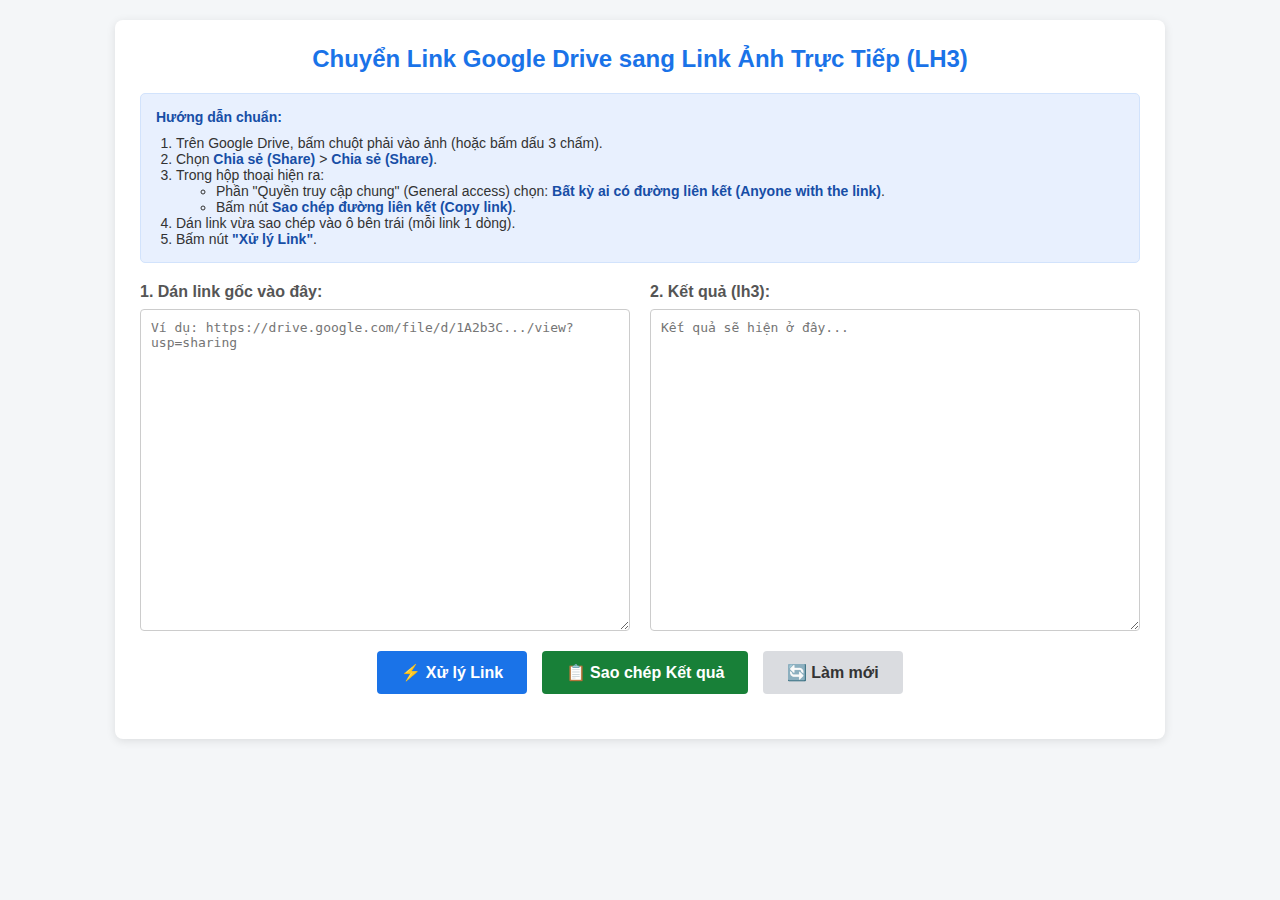
<file: chuyendoilinkdriveanh.html>
<!DOCTYPE html><html lang="vi"><head>    <meta charset="UTF-8">    <meta name="viewport" content="width=device-width, initial-scale=1.0">    <title>Tool Convert Link Drive sang LH3 (Fix Lỗi)</title>    <style>        body {            font-family: Arial, sans-serif;            background-color: #f4f6f8;            margin: 0;            padding: 20px;            color: #333;        }        .container {            max-width: 1000px;            margin: 0 auto;            background: #fff;            padding: 25px;            border-radius: 8px;            box-shadow: 0 2px 10px rgba(0,0,0,0.1);        }        h2 {            text-align: center;            color: #1a73e8;            margin-top: 0;        }        .guide-box {            background-color: #e8f0fe;            border: 1px solid #d2e3fc;            padding: 15px;            border-radius: 5px;            margin-bottom: 20px;            font-size: 14px;        }        .guide-box strong { color: #174ea6; }        .row {            display: flex;            gap: 20px;            margin-bottom: 20px;        }        .col {            flex: 1;            display: flex;            flex-direction: column;        }        label {            font-weight: bold;            margin-bottom: 8px;            color: #555;        }        textarea {            flex: 1;            min-height: 300px;            padding: 10px;            border: 1px solid #ccc;            border-radius: 4px;            font-family: monospace;            font-size: 13px;            resize: vertical;        }        textarea:focus {            outline: 2px solid #1a73e8;            border-color: transparent;        }        .actions {            text-align: center;            margin-bottom: 20px;        }        button {            padding: 12px 24px;            font-size: 16px;            border: none;            border-radius: 4px;            cursor: pointer;            font-weight: bold;            transition: 0.2s;            margin: 0 5px;        }        .btn-run { background-color: #1a73e8; color: white; }        .btn-run:hover { background-color: #1557b0; }                .btn-copy { background-color: #188038; color: white; }        .btn-copy:hover { background-color: #136b2f; }        .btn-reset { background-color: #dadce0; color: #333; }        .btn-reset:hover { background-color: #b0b3b8; }        .error-area {            display: none;            margin-top: 20px;            padding: 15px;            background-color: #fce8e6;            border: 1px solid #fad2cf;            border-radius: 4px;        }        .error-area h4 {            margin-top: 0;            color: #c5221f;        }        .error-list {            font-family: monospace;            font-size: 12px;            white-space: pre-wrap;            color: #d93025;        }                @media (max-width: 768px) {            .row { flex-direction: column; }            textarea { min-height: 200px; }        }    </style></head><body><div class="container">    <h2>Chuyển Link Google Drive sang Link Ảnh Trực Tiếp (LH3)</h2>    <div class="guide-box">        <strong>Hướng dẫn chuẩn:</strong>        <ol style="margin: 10px 0 0 20px; padding: 0;">            <li>Trên Google Drive, bấm chuột phải vào ảnh (hoặc bấm dấu 3 chấm).</li>            <li>Chọn <strong>Chia sẻ (Share)</strong> > <strong>Chia sẻ (Share)</strong>.</li>            <li>Trong hộp thoại hiện ra:                 <ul>                    <li>Phần "Quyền truy cập chung" (General access) chọn: <strong>Bất kỳ ai có đường liên kết (Anyone with the link)</strong>.</li>                    <li>Bấm nút <strong>Sao chép đường liên kết (Copy link)</strong>.</li>                </ul>            </li>            <li>Dán link vừa sao chép vào ô bên trái (mỗi link 1 dòng).</li>            <li>Bấm nút <strong>"Xử lý Link"</strong>.</li>        </ol>    </div>    <div class="row">        <div class="col">            <label>1. Dán link gốc vào đây:</label>            <textarea id="inputData" placeholder="Ví dụ: https://drive.google.com/file/d/1A2b3C.../view?usp=sharing"></textarea>        </div>        <div class="col">            <label>2. Kết quả (lh3):</label>            <textarea id="outputData" readonly placeholder="Kết quả sẽ hiện ở đây..."></textarea>        </div>    </div>    <div class="actions">        <button class="btn-run" onclick="convertLinks()">⚡ Xử lý Link</button>        <button class="btn-copy" onclick="copyResult()">📋 Sao chép Kết quả</button>        <button class="btn-reset" onclick="resetForm()">🔄 Làm mới</button>    </div>    <div id="errorBox" class="error-area">        <h4>⚠️ Các dòng bị lỗi (Không tìm thấy ID ảnh):</h4>        <div id="errorContent" class="error-list"></div>    </div></div><script>    function convertLinks() {        // Lấy dữ liệu đầu vào        const input = document.getElementById('inputData').value;                // Kiểm tra nếu trống        if (!input.trim()) {            alert("Bạn chưa dán link nào vào ô nhập liệu!");            return;        }        const lines = input.split('\n');        let results = [];        let errors = [];        // Regex bắt ID chuẩn xác hơn        // Logic: Tìm chuỗi nằm sau "/file/d/" HOẶC "id="        // [a-zA-Z0-9_-]+ là định dạng ID của Google (chữ, số, gạch ngang, gạch dưới)        const regexFile = /\/file\/d\/([a-zA-Z0-9_-]+)/;         const regexId = /id=([a-zA-Z0-9_-]+)/;        lines.forEach((line) => {            const cleanLine = line.trim();            if (!cleanLine) return; // Bỏ qua dòng trống            let extractedId = null;            // Thử cách 1: Link dạng .../file/d/ID...            let match = cleanLine.match(regexFile);            if (match && match[1]) {                extractedId = match[1];            }             // Thử cách 2: Link dạng ...id=ID...            else {                match = cleanLine.match(regexId);                if (match && match[1]) {                    extractedId = match[1];                }            }            if (extractedId) {                // Tạo link lh3                results.push(`https://lh3.googleusercontent.com/d/${extractedId}`);            } else {                // Không tìm thấy ID -> Lỗi                errors.push(cleanLine);            }        });        // Xuất kết quả        document.getElementById('outputData').value = results.join('\n');        // Xử lý báo lỗi        const errorBox = document.getElementById('errorBox');        const errorContent = document.getElementById('errorContent');        if (errors.length > 0) {            errorBox.style.display = 'block';            errorContent.textContent = errors.join('\n');        } else {            errorBox.style.display = 'none';            errorContent.textContent = '';        }    }    function copyResult() {        const output = document.getElementById('outputData');        if (!output.value) {            alert("Chưa có kết quả để sao chép!");            return;        }                output.select();        output.setSelectionRange(0, 99999); // Hỗ trợ mobile                navigator.clipboard.writeText(output.value)            .then(() => alert("Đã sao chép " + output.value.split('\n').length + " link thành công!"))            .catch(err => alert("Lỗi sao chép: " + err));    }    function resetForm() {        document.getElementById('inputData').value = '';        document.getElementById('outputData').value = '';        document.getElementById('errorBox').style.display = 'none';        document.getElementById('inputData').focus();    }</script></body></html>
</file>
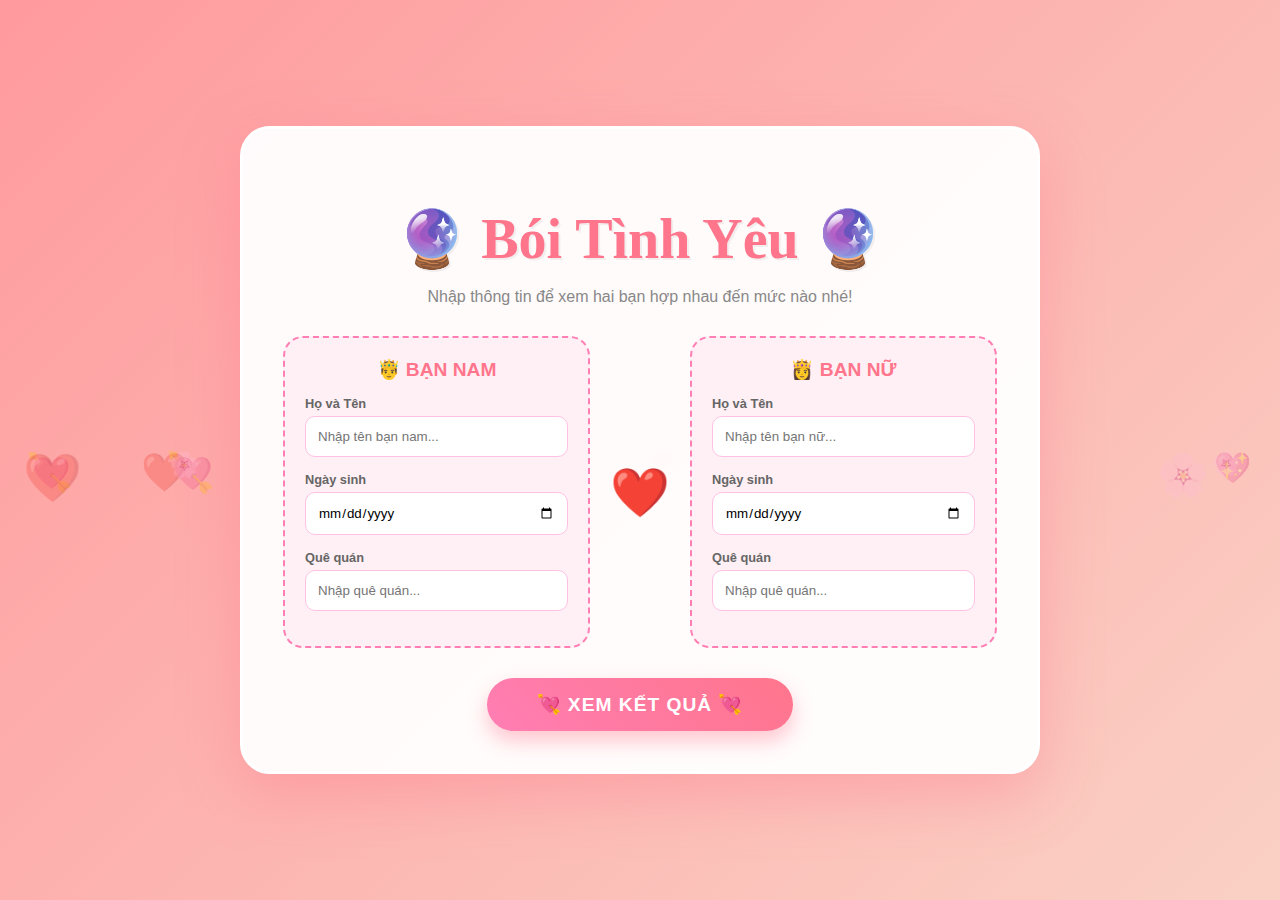
<file: lovetest.html>
<!DOCTYPE html>
<html lang="vi">
<head>
    <meta charset="UTF-8">
    <meta name="viewport" content="width=device-width, initial-scale=1.0">
    <title>Kiểm Tra Tình Yêu Đích Thực</title>
    <!-- Fonts: Montserrat (Hiện đại) & Dancing Script (Lãng mạn) -->
    <link href="https://fonts.googleapis.com/css2?family=Dancing+Script:wght@700&family=Montserrat:wght@400;600;800&display=swap" rel="stylesheet">
    <!-- Thư viện hiệu ứng pháo giấy -->
    <script src="https://cdn.jsdelivr.net/npm/canvas-confetti@1.6.0/dist/confetti.browser.min.js"></script>

    <style>
        :root {
            --pink-main: #ff7eb3;
            --pink-dark: #ff758c;
            --pink-light: #ffd1ff;
            --white: #ffffff;
        }

        * { box-sizing: border-box; }

        body {
            margin: 0;
            padding: 0;
            font-family: 'Montserrat', sans-serif;
            background: linear-gradient(135deg, #ff9a9e 0%, #fad0c4 99%, #fad0c4 100%);
            min-height: 100vh;
            display: flex;
            justify-content: center;
            align-items: center;
            overflow-x: hidden;
            position: relative;
        }

        /* Hiệu ứng tim bay nền */
        .bg-heart {
            position: absolute;
            color: rgba(255, 255, 255, 0.3);
            font-size: 2rem;
            animation: floatUp 10s linear infinite;
            z-index: 0;
        }

        @keyframes floatUp {
            0% { transform: translateY(100vh) scale(0.5); opacity: 0; }
            50% { opacity: 1; }
            100% { transform: translateY(-10vh) scale(1.5); opacity: 0; }
        }

        /* Container chính */
        .love-card {
            background: rgba(255, 255, 255, 0.95);
            padding: 40px;
            border-radius: 30px;
            box-shadow: 0 20px 60px rgba(255, 117, 140, 0.4);
            width: 90%;
            max-width: 800px;
            text-align: center;
            position: relative;
            z-index: 1;
            border: 3px solid #fff;
        }

        h1 {
            font-family: 'Dancing Script', cursive;
            font-size: 3.5rem;
            color: var(--pink-dark);
            margin-bottom: 10px;
            text-shadow: 2px 2px 0px rgba(0,0,0,0.05);
        }

        .subtitle {
            color: #888;
            margin-bottom: 30px;
            font-size: 1rem;
        }

        /* Layout 2 cột Nam - Nữ */
        .couple-container {
            display: flex;
            justify-content: space-between;
            align-items: center;
            gap: 20px;
            margin-bottom: 30px;
        }

        @media (max-width: 768px) {
            .couple-container {
                flex-direction: column;
            }
        }

        .person-box {
            flex: 1;
            background: #fff0f5;
            padding: 20px;
            border-radius: 20px;
            border: 2px dashed var(--pink-main);
            width: 100%;
        }

        .person-title {
            font-size: 1.2rem;
            font-weight: 800;
            color: var(--pink-dark);
            margin-bottom: 15px;
            text-transform: uppercase;
        }

        .heart-divider {
            font-size: 3rem;
            color: var(--pink-dark);
            animation: heartbeat 1.5s infinite;
        }

        @keyframes heartbeat {
            0% { transform: scale(1); }
            15% { transform: scale(1.3); }
            30% { transform: scale(1); }
            45% { transform: scale(1.3); }
            60% { transform: scale(1); }
        }

        /* Input Styles */
        .form-group {
            margin-bottom: 15px;
            text-align: left;
        }

        label {
            display: block;
            font-size: 0.8rem;
            font-weight: 600;
            color: #666;
            margin-bottom: 5px;
        }

        input {
            width: 100%;
            padding: 12px;
            border: 1px solid #ffc1e3;
            border-radius: 10px;
            font-family: 'Montserrat', sans-serif;
            transition: 0.3s;
            background: #fff;
        }

        input:focus {
            outline: none;
            border-color: var(--pink-dark);
            box-shadow: 0 0 10px rgba(255, 117, 140, 0.2);
        }

        /* Button */
        .btn-calc {
            background: linear-gradient(45deg, #ff7eb3, #ff758c);
            color: white;
            border: none;
            padding: 15px 50px;
            font-size: 1.2rem;
            font-weight: 800;
            border-radius: 50px;
            cursor: pointer;
            transition: 0.3s;
            box-shadow: 0 10px 20px rgba(255, 117, 140, 0.4);
            font-family: 'Montserrat', sans-serif;
            text-transform: uppercase;
            letter-spacing: 1px;
        }

        .btn-calc:hover {
            transform: translateY(-5px);
            box-shadow: 0 15px 30px rgba(255, 117, 140, 0.6);
        }

        /* Result Area */
        #result-area {
            display: none;
            margin-top: 30px;
            animation: popIn 0.5s ease;
        }

        @keyframes popIn {
            0% { transform: scale(0.5); opacity: 0; }
            100% { transform: scale(1); opacity: 1; }
        }

        .score-circle {
            width: 150px;
            height: 150px;
            background: white;
            border: 5px solid var(--pink-dark);
            border-radius: 50%;
            display: flex;
            justify-content: center;
            align-items: center;
            margin: 0 auto 20px;
            font-size: 3rem;
            font-weight: 900;
            color: var(--pink-dark);
            box-shadow: 0 0 30px rgba(255, 117, 140, 0.5);
        }

        .final-msg {
            font-size: 1.5rem;
            font-weight: 700;
            color: #333;
            margin-bottom: 10px;
        }

        .lam-quoc-minh-msg {
            background: #fff0f5;
            color: var(--pink-dark);
            padding: 15px;
            border-radius: 15px;
            font-weight: 600;
            font-size: 1.1rem;
            border: 2px dashed var(--pink-dark);
            display: inline-block;
            margin-top: 10px;
            line-height: 1.6;
        }

        .highlight-name {
            font-weight: 900;
            font-size: 1.3rem;
            text-transform: uppercase;
            text-decoration: underline;
        }

    </style>
</head>
<body>

    <!-- Nền tim bay -->
    <div id="bg-hearts"></div>

    <div class="love-card">
        <h1>🔮 Bói Tình Yêu 🔮</h1>
        <p class="subtitle">Nhập thông tin để xem hai bạn hợp nhau đến mức nào nhé!</p>

        <div class="couple-container">
            <!-- Bạn Nam -->
            <div class="person-box">
                <div class="person-title">🤴 Bạn Nam</div>
                <div class="form-group">
                    <label>Họ và Tên</label>
                    <input type="text" id="maleName" placeholder="Nhập tên bạn nam...">
                </div>
                <div class="form-group">
                    <label>Ngày sinh</label>
                    <input type="date" id="maleDob">
                </div>
                <div class="form-group">
                    <label>Quê quán</label>
                    <input type="text" id="maleHome" placeholder="Nhập quê quán...">
                </div>
            </div>

            <!-- Trái tim ở giữa -->
            <div class="heart-divider">❤️</div>

            <!-- Bạn Nữ -->
            <div class="person-box">
                <div class="person-title">👸 Bạn Nữ</div>
                <div class="form-group">
                    <label>Họ và Tên</label>
                    <input type="text" id="femaleName" placeholder="Nhập tên bạn nữ...">
                </div>
                <div class="form-group">
                    <label>Ngày sinh</label>
                    <input type="date" id="femaleDob">
                </div>
                <div class="form-group">
                    <label>Quê quán</label>
                    <input type="text" id="femaleHome" placeholder="Nhập quê quán...">
                </div>
            </div>
        </div>

        <button class="btn-calc" onclick="calculateLove()">💘 Xem Kết Quả 💘</button>

        <!-- Khu vực hiển thị kết quả -->
        <div id="result-area">
            <div class="score-circle" id="scoreValue">0%</div>
            <div class="final-msg" id="congratsMsg"></div>
            <div class="lam-quoc-minh-msg">
                💌 Nếu hai bạn có tổ chức đám cưới, đừng quên mời <span class="highlight-name">Lâm Quốc Minh</span> tham dự để chúc phúc nhé! 🎉
            </div>
        </div>
    </div>

    <script>
        // Tạo hiệu ứng nền tim bay
        function createHearts() {
            const bg = document.getElementById('bg-hearts');
            const hearts = ['❤️', '💖', '💕', '💘', '🌸'];
            for(let i = 0; i < 20; i++) {
                const el = document.createElement('div');
                el.className = 'bg-heart';
                el.innerText = hearts[Math.floor(Math.random() * hearts.length)];
                el.style.left = Math.random() * 100 + 'vw';
                el.style.animationDuration = (Math.random() * 5 + 5) + 's';
                el.style.fontSize = (Math.random() * 2 + 1) + 'rem';
                bg.appendChild(el);
            }
        }
        createHearts();

        // Hàm tính toán (Giả vờ tính nhưng luôn ra 100%)
        function calculateLove() {
            const mName = document.getElementById('maleName').value;
            const fName = document.getElementById('femaleName').value;

            if(!mName || !fName) {
                alert("Vui lòng nhập tên của cả hai bạn nhé!");
                return;
            }

            // Ẩn nút bấm để tạo cảm giác đang xử lý
            const btn = document.querySelector('.btn-calc');
            btn.innerText = "Đang phân tích...";
            btn.disabled = true;
            btn.style.opacity = "0.7";

            // Giả lập thời gian chờ 2 giây
            setTimeout(() => {
                document.getElementById('result-area').style.display = 'block';
                
                // Hiệu ứng chạy số từ 0% lên 100%
                let percentage = 0;
                const scoreEl = document.getElementById('scoreValue');
                
                const interval = setInterval(() => {
                    percentage++;
                    scoreEl.innerText = percentage + "%";
                    if(percentage >= 100) {
                        clearInterval(interval);
                        showFinalResult(mName, fName);
                    }
                }, 15); // Tốc độ chạy số

            }, 1000);
        }

        function showFinalResult(mName, fName) {
            // Hiển thị lời chúc
            document.getElementById('congratsMsg').innerText = `Chúc mừng! ${mName} và ${fName} là cặp đôi hoàn hảo!`;
            
            // Bắn pháo hoa ăn mừng
            confetti({
                particleCount: 150,
                spread: 70,
                origin: { y: 0.6 },
                colors: ['#ff7eb3', '#ff758c', '#ffffff']
            });

            // Reset nút bấm
            const btn = document.querySelector('.btn-calc');
            btn.innerText = "💘 Xem Kết Quả 💘";
            btn.disabled = false;
            btn.style.opacity = "1";
            
            // Cuộn xuống kết quả
            document.getElementById('result-area').scrollIntoView({ behavior: 'smooth' });
        }
    </script>

</body>
</html>
</file>
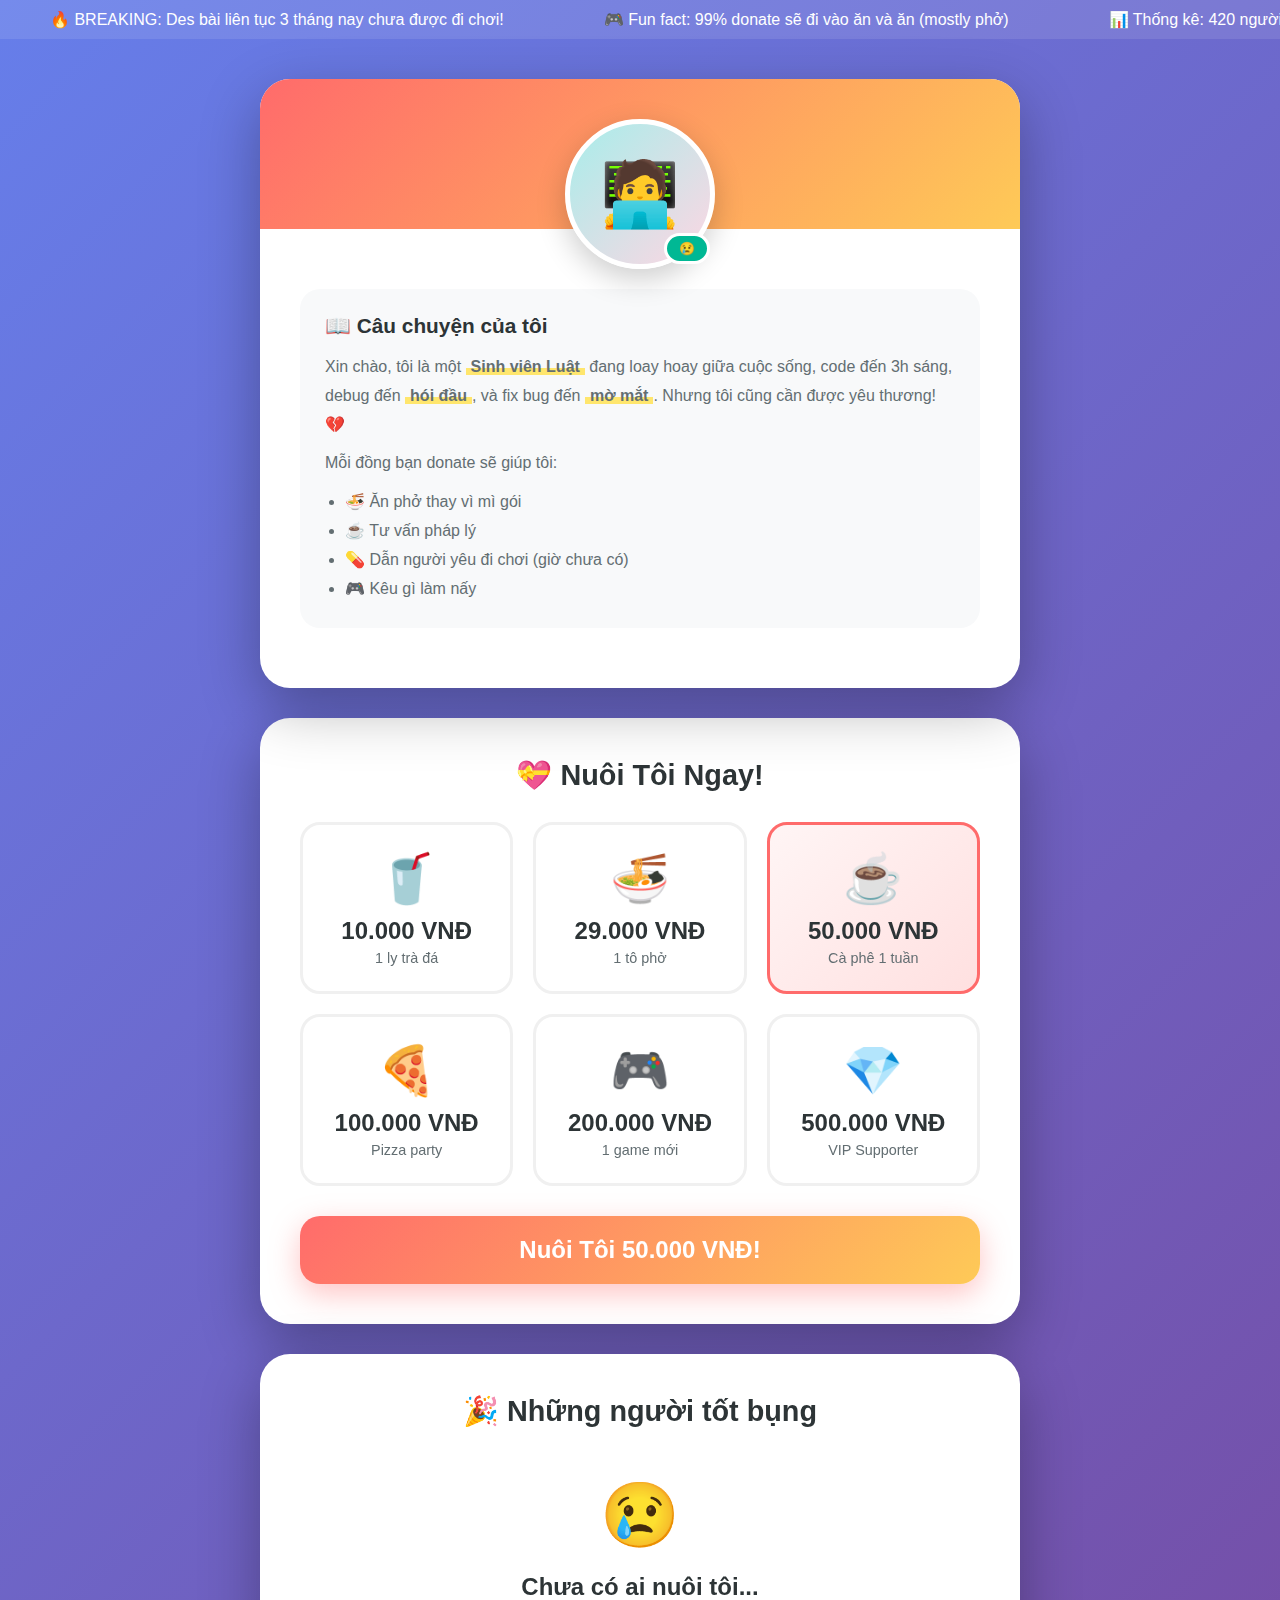
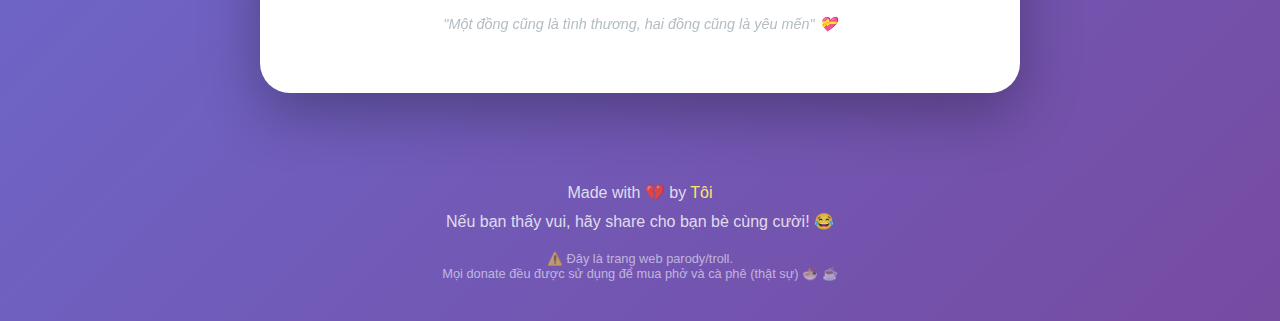
<file: nuoitoi.html>
<!DOCTYPE html>
<html lang="vi">
<head>
    <meta charset="UTF-8">
    <meta name="viewport" content="width=device-width, initial-scale=1.0">
    <title>Nuôi Tôi 🍜</title>
    <link rel="preconnect" href="https://fonts.googleapis.com">
    <link rel="preconnect" href="https://fonts.gstatic.com" crossorigin>
    <link href="https://fonts.googleapis.com/css2?family=Quicksand:wght@400;500;600;700&display=swap" rel="stylesheet">
    <style>
        * {
            margin: 0;
            padding: 0;
            box-sizing: border-box;
        }

        :root {
            --primary: #ff6b6b;
            --secondary: #4ecdc4;
            --accent: #ffe66d;
            --dark: #2d3436;
            --light: #f9f9f9;
            --gradient: linear-gradient(135deg, #ff6b6b 0%, #feca57 100%);
        }

        body {
            font-family: 'Quicksand', sans-serif;
            background: linear-gradient(135deg, #667eea 0%, #764ba2 100%);
            min-height: 100vh;
            overflow-x: hidden;
        }

        /* Floating elements */
        .floating-emoji {
            position: fixed;
            font-size: 2rem;
            animation: float 15s infinite linear;
            opacity: 0;
            pointer-events: none;
            z-index: 0;
        }

        @keyframes float {
            0% {
                opacity: 0;
                transform: translateY(100vh) rotate(0deg);
            }
            1% {
                opacity: 0.6;
            }
            100% {
                opacity: 0.6;
                transform: translateY(-100vh) rotate(360deg);
            }
        }

        /* Header */
        .header {
            text-align: center;
            padding: 40px 20px;
            position: relative;
            z-index: 1;
        }

        .logo {
            font-size: 4rem;
            margin-bottom: 10px;
            animation: bounce 2s infinite;
        }

        @keyframes bounce {
            0%, 100% { transform: translateY(0); }
            50% { transform: translateY(-20px); }
        }

        .title {
            font-size: 3.5rem;
            font-weight: 700;
            color: white;
            text-shadow: 3px 3px 0 var(--primary), 6px 6px 0 rgba(0,0,0,0.1);
            margin-bottom: 10px;
        }

        .subtitle {
            font-size: 1.3rem;
            color: rgba(255,255,255,0.9);
            font-weight: 500;
        }

        .strike {
            text-decoration: line-through;
            opacity: 0.7;
        }

        /* Main container */
        .container {
            max-width: 800px;
            margin: 0 auto;
            padding: 20px;
            position: relative;
            z-index: 1;
        }

        /* Profile card */
        .profile-card {
            background: white;
            border-radius: 30px;
            padding: 40px;
            box-shadow: 0 20px 60px rgba(0,0,0,0.3);
            margin-bottom: 30px;
            position: relative;
            overflow: hidden;
        }

        .profile-card::before {
            content: '';
            position: absolute;
            top: 0;
            left: 0;
            right: 0;
            height: 150px;
            background: var(--gradient);
        }

        .avatar-container {
            position: relative;
            width: 150px;
            height: 150px;
            margin: 0 auto 20px;
            z-index: 1;
        }

        .avatar {
            width: 150px;
            height: 150px;
            border-radius: 50%;
            border: 5px solid white;
            box-shadow: 0 10px 30px rgba(0,0,0,0.2);
            object-fit: cover;
            background: linear-gradient(135deg, #a8edea 0%, #fed6e3 100%);
            display: flex;
            align-items: center;
            justify-content: center;
            font-size: 4rem;
        }

        .status-badge {
            position: absolute;
            bottom: 5px;
            right: 5px;
            background: #00b894;
            color: white;
            padding: 5px 12px;
            border-radius: 20px;
            font-size: 0.8rem;
            font-weight: 600;
            border: 3px solid white;
        }

        .profile-name {
            font-size: 2rem;
            font-weight: 700;
            color: var(--dark);
            text-align: center;
            margin-bottom: 5px;
        }

        .profile-tagline {
            text-align: center;
            color: #636e72;
            font-size: 1.1rem;
            margin-bottom: 20px;
        }

        .stats {
            display: flex;
            justify-content: center;
            gap: 40px;
            margin: 30px 0;
            flex-wrap: wrap;
        }

        .stat-item {
            text-align: center;
        }

        .stat-number {
            font-size: 2rem;
            font-weight: 700;
            color: var(--primary);
        }

        .stat-label {
            color: #636e72;
            font-size: 0.9rem;
        }

        /* Story section */
        .story-section {
            background: #f8f9fa;
            border-radius: 20px;
            padding: 25px;
            margin: 20px 0;
        }

        .story-title {
            font-size: 1.3rem;
            font-weight: 700;
            color: var(--dark);
            margin-bottom: 15px;
            display: flex;
            align-items: center;
            gap: 10px;
        }

        .story-content {
            color: #636e72;
            line-height: 1.8;
            font-size: 1rem;
        }

        .story-content p {
            margin-bottom: 10px;
        }

        .highlight {
            background: linear-gradient(180deg, transparent 60%, var(--accent) 60%);
            padding: 0 5px;
            font-weight: 600;
        }

        /* Goals */
        .goals-section {
            margin: 30px 0;
        }

        .goal-item {
            display: flex;
            align-items: center;
            gap: 15px;
            padding: 15px;
            background: white;
            border-radius: 15px;
            margin-bottom: 10px;
            box-shadow: 0 2px 10px rgba(0,0,0,0.05);
            transition: transform 0.3s;
        }

        .goal-item:hover {
            transform: translateX(10px);
        }

        .goal-icon {
            font-size: 2rem;
        }

        .goal-text {
            flex: 1;
        }

        .goal-title {
            font-weight: 600;
            color: var(--dark);
        }

        .goal-desc {
            font-size: 0.9rem;
            color: #636e72;
        }

        /* Donation options */
        .donation-section {
            background: white;
            border-radius: 30px;
            padding: 40px;
            box-shadow: 0 20px 60px rgba(0,0,0,0.3);
            margin-bottom: 30px;
        }

        .section-title {
            font-size: 1.8rem;
            font-weight: 700;
            color: var(--dark);
            text-align: center;
            margin-bottom: 30px;
        }

        .donation-grid {
            display: grid;
            grid-template-columns: repeat(auto-fit, minmax(200px, 1fr));
            gap: 20px;
            margin-bottom: 30px;
        }

        .donation-card {
            border-radius: 20px;
            padding: 25px;
            text-align: center;
            cursor: pointer;
            transition: all 0.3s;
            border: 3px solid #f0f0f0;
        }

        .donation-card:hover {
            transform: translateY(-5px);
            box-shadow: 0 10px 30px rgba(0,0,0,0.2);
        }

        .donation-card.selected {
            border-color: var(--primary);
            background: linear-gradient(135deg, #fff5f5 0%, #ffe0e0 100%);
        }

        .donation-emoji {
            font-size: 3rem;
            margin-bottom: 10px;
        }

        .donation-amount {
            font-size: 1.5rem;
            font-weight: 700;
            color: var(--dark);
        }

        .donation-desc {
            font-size: 0.9rem;
            color: #636e72;
            margin-top: 5px;
        }

        .currency {
            font-size: 1.2rem;
            font-weight: 600;
            color: #636e72;
        }

        /* Donate button */
        .donate-btn {
            width: 100%;
            padding: 20px;
            background: var(--gradient);
            border: none;
            border-radius: 20px;
            color: white;
            font-size: 1.5rem;
            font-weight: 700;
            font-family: inherit;
            cursor: pointer;
            transition: all 0.3s;
            box-shadow: 0 10px 30px rgba(255, 107, 107, 0.4);
            animation: donatePulse 2s ease-in-out infinite;
            position: relative;
            overflow: hidden;
        }

        .donate-btn::before {
            content: '';
            position: absolute;
            top: 50%;
            left: 50%;
            width: 0;
            height: 0;
            border-radius: 50%;
            background: rgba(255, 255, 255, 0.3);
            transform: translate(-50%, -50%);
            transition: width 0.6s, height 0.6s;
        }

        .donate-btn:hover::before {
            width: 300px;
            height: 300px;
        }

        .donate-btn:hover {
            transform: translateY(-3px);
            box-shadow: 0 15px 40px rgba(255, 107, 107, 0.5);
            animation: donatePulse 1s ease-in-out infinite;
        }

        .donate-btn:active {
            transform: translateY(0);
        }

        .donate-btn:disabled {
            opacity: 0.7;
            cursor: not-allowed;
            animation: none;
        }

        @keyframes donatePulse {
            0% {
                transform: scale(1);
                box-shadow: 0 10px 30px rgba(255, 107, 107, 0.4);
            }
            50% {
                transform: scale(1.02);
                box-shadow: 0 15px 40px rgba(255, 107, 107, 0.6), 0 0 0 10px rgba(255, 107, 107, 0.1);
            }
            100% {
                transform: scale(1);
                box-shadow: 0 10px 30px rgba(255, 107, 107, 0.4);
            }
        }

        /* Recent donations */
        .recent-donations {
            background: white;
            border-radius: 30px;
            padding: 40px;
            box-shadow: 0 20px 60px rgba(0,0,0,0.3);
            margin-bottom: 30px;
        }

        .donation-list {
            max-height: 400px;
            overflow-y: auto;
        }

        .donation-item {
            display: flex;
            align-items: center;
            gap: 15px;
            padding: 15px;
            border-bottom: 1px solid #f0f0f0;
            animation: slideIn 0.5s ease;
        }

        @keyframes slideIn {
            from {
                opacity: 0;
                transform: translateX(-20px);
            }
            to {
                opacity: 1;
                transform: translateX(0);
            }
        }

        .donation-item:last-child {
            border-bottom: none;
        }

        .donor-avatar {
            width: 50px;
            height: 50px;
            border-radius: 50%;
            background: var(--gradient);
            display: flex;
            align-items: center;
            justify-content: center;
            font-size: 1.5rem;
        }

        .donor-info {
            flex: 1;
        }

        .donor-name {
            font-weight: 600;
            color: var(--dark);
        }

        .donor-message {
            font-size: 0.9rem;
            color: #636e72;
        }

        .donor-amount {
            font-weight: 700;
            color: var(--primary);
            font-size: 1.1rem;
        }

        .donor-time {
            font-size: 0.8rem;
            color: #b2bec3;
        }

        /* Footer */
        .footer {
            text-align: center;
            padding: 40px 20px;
            color: rgba(255,255,255,0.8);
        }

        .footer a {
            color: var(--accent);
            text-decoration: none;
        }

        .disclaimer {
            margin-top: 20px;
            font-size: 0.8rem;
            opacity: 0.7;
        }

        /* Toast notification */
        .toast {
            position: fixed;
            bottom: 30px;
            right: 30px;
            background: white;
            padding: 20px 30px;
            border-radius: 15px;
            box-shadow: 0 10px 40px rgba(0,0,0,0.2);
            display: flex;
            align-items: center;
            gap: 15px;
            transform: translateX(1000px);
            transition: transform 0.5s;
            z-index: 1000;
        }

        .toast.show {
            transform: translateX(0);
        }

        .toast-icon {
            font-size: 2rem;
        }

        .toast-message {
            font-weight: 600;
            color: var(--dark);
        }

        /* Progress bar */
        .progress-section {
            margin: 30px 0;
        }

        .progress-header {
            display: flex;
            justify-content: space-between;
            margin-bottom: 10px;
        }

        .progress-label {
            font-weight: 600;
            color: var(--dark);
        }

        .progress-value {
            color: var(--primary);
            font-weight: 700;
        }

        .progress-bar {
            height: 20px;
            background: #e0e0e0;
            border-radius: 10px;
            overflow: hidden;
        }

        .progress-fill {
            height: 100%;
            background: var(--gradient);
            border-radius: 10px;
            transition: width 1s ease;
            position: relative;
        }

        .progress-fill::after {
            content: '';
            position: absolute;
            top: 0;
            left: 0;
            right: 0;
            bottom: 0;
            background: linear-gradient(90deg, transparent, rgba(255,255,255,0.3), transparent);
            animation: shimmer 2s infinite;
        }

        @keyframes shimmer {
            0% { transform: translateX(-100%); }
            100% { transform: translateX(100%); }
        }

        .check {
            color: #00b894;
            font-size: 1.5rem;
        }

        .cross {
            color: #ff7675;
            font-size: 1.5rem;
        }

        /* Loading spinner */
        .spinner {
            display: inline-block;
            width: 20px;
            height: 20px;
            border: 3px solid rgba(255,255,255,0.3);
            border-radius: 50%;
            border-top-color: white;
            animation: spin 1s ease-in-out infinite;
        }

        @keyframes spin {
            to { transform: rotate(360deg); }
        }

        /* Responsive */
        @media (max-width: 600px) {
            .title {
                font-size: 2.5rem;
            }

            .subtitle {
                font-size: 1rem;
            }

            .profile-card,
            .donation-section,
            .recent-donations,
            .compare-section {
                padding: 25px;
                border-radius: 20px;
            }

            .stats {
                gap: 20px;
            }

            .donation-grid {
                grid-template-columns: 1fr 1fr;
            }

            .donation-card {
                padding: 15px;
            }

            .donation-amount {
                font-size: 1.2rem;
            }

            .donate-btn {
                font-size: 1.2rem;
                padding: 15px;
            }

            .donation-emoji {
                display: none;
            }

            .toast {
                left: 20px;
                right: 20px;
                bottom: 20px;
            }
        }

        /* Marquee */
        .marquee-container {
            overflow: hidden;
            background: rgba(255,255,255,0.1);
            padding: 10px 0;
            margin-bottom: 20px;
        }

        .marquee {
            display: flex;
            animation: marquee 20s linear infinite;
        }

        .marquee-item {
            white-space: nowrap;
            padding: 0 50px;
            color: white;
            font-weight: 500;
        }

        @keyframes marquee {
            0% { transform: translateX(0); }
            100% { transform: translateX(-50%); }
        }

        /* Responsive */
        @media (max-width: 600px) {
            .marquee {
                animation: marquee-mobile 40s linear infinite;
            }
            @keyframes marquee-mobile {
                0% { transform: translateX(0); }
                100% { transform: translateX(-1000%); }
            }
        }

        /* Troll badge */
        .troll-badge {
            position: fixed;
            top: 20px;
            right: 20px;
            background: var(--accent);
            color: var(--dark);
            padding: 10px 20px;
            border-radius: 30px;
            font-weight: 700;
            font-size: 0.9rem;
            z-index: 100;
            animation: pulse 2s infinite;
        }

        @keyframes pulse {
            0%, 100% { transform: scale(1); }
            50% { transform: scale(1.05); }
        }
    </style>
</head>
<body>
    <!-- Floating emojis - Rendered by JS -->
    <div id="floatingEmojisContainer"></div>

    <!-- Marquee -->
    <div class="marquee-container">
        <div class="marquee" id="marqueeContent"></div>
    </div>

    <div class="container">
        <!-- Profile Card -->
        <div class="profile-card">
            <div class="avatar-container">
                <div class="avatar" id="avatarContent"></div>
                <span class="status-badge" id="statusBadge"></span>
            </div>

            <!-- Story -->
            <div class="story-section">
                <h3 class="story-title" id="storyTitle"></h3>
                <div class="story-content" id="storyContent"></div>
            </div>
        </div>

        <!-- Donation Section -->
        <div class="donation-section">
            <h2 class="section-title" id="donateSectionTitle"></h2>
            <div class="donation-grid" id="donationGrid"></div>
            <button class="donate-btn" id="donateBtn"></button>
        </div>

        <!-- Recent Donations -->
        <div class="recent-donations">
            <h2 class="section-title" id="donorsSectionTitle"></h2>
            <div class="donation-list" id="donationList"></div>
        </div>
    </div>

    <!-- Footer -->
    <footer class="footer">
        <p id="footerAuthor"></p>
        <p style="margin-top: 10px;" id="footerText"></p>
        <p class="disclaimer" id="disclaimer"></p>
    </footer>

    <!-- Toast -->
    <div class="toast" id="toast">
        <span class="toast-icon">🎉</span>
        <span class="toast-message" id="toastMessage">Cảm ơn bạn đã nuôi tôi!</span>
    </div>

    <script>
        // ╔════════════════════════════════════════════════════════════════════════════╗
        // ║                    🎨 CẤU HÌNH CÁ NHÂN HÓA - CHỈNH SỬA Ở ĐÂY!               ║
        // ║         Chỉ cần thay đổi nội dung trong biến CONFIG bên dưới               ║
        // ╚════════════════════════════════════════════════════════════════════════════╝
        
        const CONFIG = {
            // ═══════════════════════════════════════════════════════════════════
            // 📌 THÔNG TIN CƠ BẢN
            // ═══════════════════════════════════════════════════════════════════
            pageTitle: "Nuôi Tôi 🍜",              // Tiêu đề trang (hiển thị trên tab)
            
            // ═══════════════════════════════════════════════════════════════════
            // 👤 THÔNG TIN CÁ NHÂN
            // ═══════════════════════════════════════════════════════════════════
            avatar: "🧑‍💻",                         // Avatar (emoji hoặc link ảnh)
            statusBadge: "😢",                     // Badge trạng thái bên cạnh avatar
            authorName: "Tôi",                    // Tên hiển thị ở footer
            authorLink: "",                       // Link tới profile (để trống nếu không có)
            
            // ═══════════════════════════════════════════════════════════════════
            // 📖 CÂU CHUYỆN CỦA BẠN
            // ═══════════════════════════════════════════════════════════════════
            storyTitle: "📖 Câu chuyện của tôi",
            storyContent: `
                <p>Xin chào, tôi là một <span class="highlight">Sinh viên Luật</span> đang loay hoay giữa cuộc sống, code đến 3h sáng, debug đến <span class="highlight">hói đầu</span>, và fix bug đến <span class="highlight">mờ mắt</span>. Nhưng tôi cũng cần được yêu thương! 💔</p>
                <p>Mỗi đồng bạn donate sẽ giúp tôi:</p>
                <ul style="margin-top: 10px; margin-left: 20px;">
                    <li>🍜 Ăn phở thay vì mì gói</li>
                    <li>☕ Tư vấn pháp lý</li>
                    <li>💊 Dẫn người yêu đi chơi (giờ chưa có)</li>
                    <li>🎮 Kêu gì làm nấy</li>
                </ul>
            `,
            
            // ═══════════════════════════════════════════════════════════════════
            // 📢 MARQUEE - DÒNG CHỮ CHẠY
            // ═══════════════════════════════════════════════════════════════════
            marqueeItems: [
                "🔥 BREAKING: Des bài liên tục 3 tháng nay chưa được đi chơi!",
                "🎮 Fun fact: 99% donate sẽ đi vào ăn và ăn (mostly phở)",
                "📊 Thống kê: 420 người xem, 69 người cười, 0 người donate",
                "☕ Đang cần gấp hồng trà để học Luật",
                "🏆 TOP DONOR: Anonymous - 500k | Lời nhắn: \"Cho em 500k để em des bài nhé\"",
            ],
            
            // ═══════════════════════════════════════════════════════════════════
            // 🎈 EMOJI NỔI - Animation background
            // ═══════════════════════════════════════════════════════════════════
            floatingEmojis: ["🍜", "💰", "🎮", "☕", "🍕", "💻", "🎵", "🌙", "⭐"],
            
            // ═══════════════════════════════════════════════════════════════════
            // 💰 CÁC MỨC DONATE
            // ═══════════════════════════════════════════════════════════════════
            donationOptions: [
                {
                    amount: 10000,
                    emoji: "🥤",
                    description: "1 ly trà đá",
                    momoLink: "https://me.momo.vn/qr-page/P2P/x3Ili7uluvIxTqtpsVIa"
                },
                {
                    amount: 29000,
                    emoji: "🍜",
                    description: "1 tô phở",
                    momoLink: "https://me.momo.vn/qr-page/P2P/x3Ili7uluvIxTqtpsVIa"
                },
                {
                    amount: 50000,
                    emoji: "☕",
                    description: "Cà phê 1 tuần",
                    momoLink: "https://me.momo.vn/qr-page/P2P/x3Ili7uluvIxTqtpsVIa",
                    isDefault: true  // Mức mặc định được chọn sẵn
                },
                {
                    amount: 100000,
                    emoji: "🍕",
                    description: "Pizza party",
                    momoLink: "https://me.momo.vn/qr-page/P2P/x3Ili7uluvIxTqtpsVIa"
                },
                {
                    amount: 200000,
                    emoji: "🎮",
                    description: "1 game mới",
                    momoLink: "https://me.momo.vn/qr-page/P2P/x3Ili7uluvIxTqtpsVIa"
                },
                {
                    amount: 500000,
                    emoji: "💎",
                    description: "VIP Supporter",
                    momoLink: "https://me.momo.vn/qr-page/P2P/x3Ili7uluvIxTqtpsVIa"
                }
            ],
            
            // Link MoMo mặc định (khi không tìm thấy amount phù hợp)
            momoFallback: "https://me.momo.vn/qr-page/P2P/x3Ili7uluvIxTqtpsVIa",
            
            // ═══════════════════════════════════════════════════════════════════
            // 🎉 DANH SÁCH NGƯỜI ĐÃ DONATE
            // ═══════════════════════════════════════════════════════════════════
            // Thêm người donate mới theo format bên dưới
            // Để mảng rỗng [] nếu chưa có ai donate
            recentDonations: [
                // Ví dụ (bỏ comment // để sử dụng):
                // {
                //     avatar: "😇",                           // Emoji avatar
                //     name: "Anonymous Developer",            // Tên người donate
                //     message: "Đồng cảm với dev đồng nghiệp! 💪",  // Lời nhắn
                //     amount: 100000,                         // Số tiền (không có dấu phẩy)
                //     time: "2025-12-10 08:30:00"            // Thời gian (YYYY-MM-DD HH:MM:SS)
                // },
            ],
            
            // ═══════════════════════════════════════════════════════════════════
            // 📝 FOOTER - PHẦN CUỐI TRANG
            // ═══════════════════════════════════════════════════════════════════
            footerText: "Nếu bạn thấy vui, hãy share cho bạn bè cùng cười! 😂",
            disclaimer: `
                ⚠️ Đây là trang web parody/troll.<br>
                Mọi donate đều được sử dụng để mua phở và cà phê (thật sự) 🍜 ☕
            `,
            
            // ═══════════════════════════════════════════════════════════════════
            // 🎨 TÙY CHỈNH GIAO DIỆN (Nâng cao - không bắt buộc)
            // ═══════════════════════════════════════════════════════════════════
            sectionTitleDonate: "💝 Nuôi Tôi Ngay!",
            sectionTitleDonors: "🎉 Những người tốt bụng",
            donateButtonText: "Nuôi Tôi",           // Text nút donate (sẽ thêm số tiền tự động)
            emptyDonationTitle: "Chưa có ai nuôi tôi...",
            emptyDonationQuote: '"Một đồng cũng là tình thương, hai đồng cũng là yêu mến" 💝',
        };
        
        // ═══════════════════════════════════════════════════════════════════════════
        // ⚠️ KHÔNG CẦN SỬA CODE BÊN DƯỚI (trừ khi bạn biết mình đang làm gì)
        // ═══════════════════════════════════════════════════════════════════════════

        // ═══════════════════════════════════════════════════════════════════════════
        // ⚠️ KHÔNG CẦN SỬA CODE BÊN DƯỚI (trừ khi bạn biết mình đang làm gì)
        // ═══════════════════════════════════════════════════════════════════════════

        // Apply page title
        document.title = CONFIG.pageTitle;

        // State
        let selectedAmount = CONFIG.donationOptions.find(opt => opt.isDefault)?.amount || CONFIG.donationOptions[0].amount;

        // Get MoMo link by amount
        function getMoMoLink(amount) {
            const option = CONFIG.donationOptions.find(opt => opt.amount === amount);
            return option?.momoLink || CONFIG.momoFallback;
        }

        // Render floating emojis
        function renderFloatingEmojis() {
            const container = document.getElementById('floatingEmojisContainer');
            container.innerHTML = CONFIG.floatingEmojis.map((emoji, index) => {
                const left = 10 + (index * 10);
                const delay = index * 2;
                return `<div class="floating-emoji" style="left: ${left}%; animation-delay: ${delay}s;">${emoji}</div>`;
            }).join('');
        }

        // Render marquee
        function renderMarquee() {
            const marquee = document.getElementById('marqueeContent');
            // Duplicate items for seamless loop
            const items = [...CONFIG.marqueeItems, ...CONFIG.marqueeItems, ...CONFIG.marqueeItems, ...CONFIG.marqueeItems];
            marquee.innerHTML = items.map(item => `<span class="marquee-item">${item}</span>`).join('');
        }

        // Render profile
        function renderProfile() {
            document.getElementById('avatarContent').innerHTML = CONFIG.avatar.startsWith('http') 
                ? `<img src="${CONFIG.avatar}" alt="Avatar" style="width:100%;height:100%;object-fit:cover;border-radius:50%;">`
                : CONFIG.avatar;
            document.getElementById('statusBadge').textContent = CONFIG.statusBadge;
            document.getElementById('storyTitle').innerHTML = CONFIG.storyTitle;
            document.getElementById('storyContent').innerHTML = CONFIG.storyContent;
        }

        // Render donation options
        function renderDonationOptions() {
            const grid = document.getElementById('donationGrid');
            grid.innerHTML = CONFIG.donationOptions.map(option => `
                <div class="donation-card ${option.isDefault ? 'selected' : ''}" data-amount="${option.amount}">
                    <div class="donation-emoji">${option.emoji}</div>
                    <div class="donation-amount">${formatCurrency(option.amount)}</div>
                    <div class="donation-desc">${option.description}</div>
                </div>
            `).join('');
            
            // Re-attach event listeners
            document.querySelectorAll('.donation-card').forEach(card => {
                card.addEventListener('click', () => {
                    document.querySelectorAll('.donation-card').forEach(c => c.classList.remove('selected'));
                    card.classList.add('selected');
                    selectedAmount = parseInt(card.dataset.amount);
                    updateButtonText();
                });
            });
        }

        // Render footer
        function renderFooter() {
            const authorLink = CONFIG.authorLink 
                ? `<a href="${CONFIG.authorLink}" target="_blank">${CONFIG.authorName}</a>`
                : `<a>${CONFIG.authorName}</a>`;
            document.getElementById('footerAuthor').innerHTML = `Made with 💔 by ${authorLink}`;
            document.getElementById('footerText').textContent = CONFIG.footerText;
            document.getElementById('disclaimer').innerHTML = CONFIG.disclaimer;
        }

        // Render section titles
        function renderSectionTitles() {
            document.getElementById('donateSectionTitle').innerHTML = CONFIG.sectionTitleDonate;
            document.getElementById('donorsSectionTitle').innerHTML = CONFIG.sectionTitleDonors;
        }

        // DOM Elements
        const donateBtn = document.getElementById('donateBtn');
        const toast = document.getElementById('toast');
        const toastMessage = document.getElementById('toastMessage');
        const donationList = document.getElementById('donationList');

        // Convert timestamp to relative time
        function timeAgo(dateTimeString) {
            const now = new Date();
            const past = new Date(dateTimeString);
            const diffMs = now - past;
            const diffSec = Math.floor(diffMs / 1000);
            const diffMin = Math.floor(diffSec / 60);
            const diffHour = Math.floor(diffMin / 60);
            const diffDay = Math.floor(diffHour / 24);
            const diffWeek = Math.floor(diffDay / 7);
            const diffMonth = Math.floor(diffDay / 30);
            const diffYear = Math.floor(diffDay / 365);

            if (diffYear > 0) return `${diffYear} năm trước`;
            if (diffMonth > 0) return `${diffMonth} tháng trước`;
            if (diffWeek > 0) return `${diffWeek} tuần trước`;
            if (diffDay > 0) return `${diffDay} ngày trước`;
            if (diffHour > 0) return `${diffHour} giờ trước`;
            if (diffMin > 0) return `${diffMin} phút trước`;
            if (diffSec > 0) return `${diffSec} giây trước`;
            return 'Vừa xong';
        }

        // Render donation list
        function renderDonationList() {
            // Nếu danh sách rỗng, hiển thị nội dung hook donate
            if (CONFIG.recentDonations.length === 0) {
                donationList.innerHTML = `
                    <div class="empty-donation-state" style="text-align: center; padding: 20px;">
                        <div style="font-size: 4rem; margin-bottom: 20px; animation: bounce 2s infinite;">😢</div>
                        <h3 style="font-size: 1.5rem; color: var(--dark); margin-bottom: 15px;">${CONFIG.emptyDonationTitle}</h3>
                        <p style="font-style: italic; color: #b2bec3; font-size: 0.9rem;">
                            ${CONFIG.emptyDonationQuote}
                        </p>
                    </div>
                `;
                return;
            }

            donationList.innerHTML = CONFIG.recentDonations.map(donation => `
                <div class="donation-item">
                    <div class="donor-avatar">${donation.avatar}</div>
                    <div class="donor-info">
                        <div class="donor-name">${donation.name}</div>
                        <div class="donor-message">"${donation.message}"</div>
                    </div>
                    <div>
                        <div class="donor-amount">${formatCurrency(donation.amount)}</div>
                        <div class="donor-time">${timeAgo(donation.time)}</div>
                    </div>
                </div>
            `).join('');
        }

        // Update button text
        function updateButtonText() {
            donateBtn.innerHTML = `${CONFIG.donateButtonText} ${formatCurrency(selectedAmount)}!`;
        }

        // Format currency
        function formatCurrency(amount) {
            return new Intl.NumberFormat('vi-VN').format(amount) + ' VNĐ';
        }

        // Show toast
        function showToast(message, emoji = '🎉') {
            toastMessage.textContent = message;
            document.querySelector('.toast-icon').textContent = emoji;
            toast.classList.add('show');
            setTimeout(() => {
                toast.classList.remove('show');
            }, 3000);
        }

        // Initialize all dynamic content
        function init() {
            renderFloatingEmojis();
            renderMarquee();
            renderProfile();
            renderDonationOptions();
            renderDonationList();
            renderFooter();
            renderSectionTitles();
            updateButtonText();
        }

        // Run initialization
        init();

        // Donate button click
        donateBtn.addEventListener('click', () => {
            const momoLink = getMoMoLink(selectedAmount);
            showToast('Đang mở MoMo... 💜', '📱');
            window.open(momoLink, '_blank');
        });

        // Easter egg: Konami code
        let konamiCode = [];
        const konamiSequence = ['ArrowUp', 'ArrowUp', 'ArrowDown', 'ArrowDown', 'ArrowLeft', 'ArrowRight', 'ArrowLeft', 'ArrowRight', 'b', 'a'];
        
        document.addEventListener('keydown', (e) => {
            konamiCode.push(e.key);
            konamiCode = konamiCode.slice(-10);
            
            if (konamiCode.join(',') === konamiSequence.join(',')) {
                document.body.style.animation = 'rainbow 1s infinite';
                showToast('🌈 RAINBOW MODE ACTIVATED! 🌈', '🎮');
                
                // Add rainbow animation
                const style = document.createElement('style');
                style.textContent = `
                    @keyframes rainbow {
                        0% { filter: hue-rotate(0deg); }
                        100% { filter: hue-rotate(360deg); }
                    }
                `;
                document.head.appendChild(style);
            }
        });
    </script>
</body>
</html>
</file>
